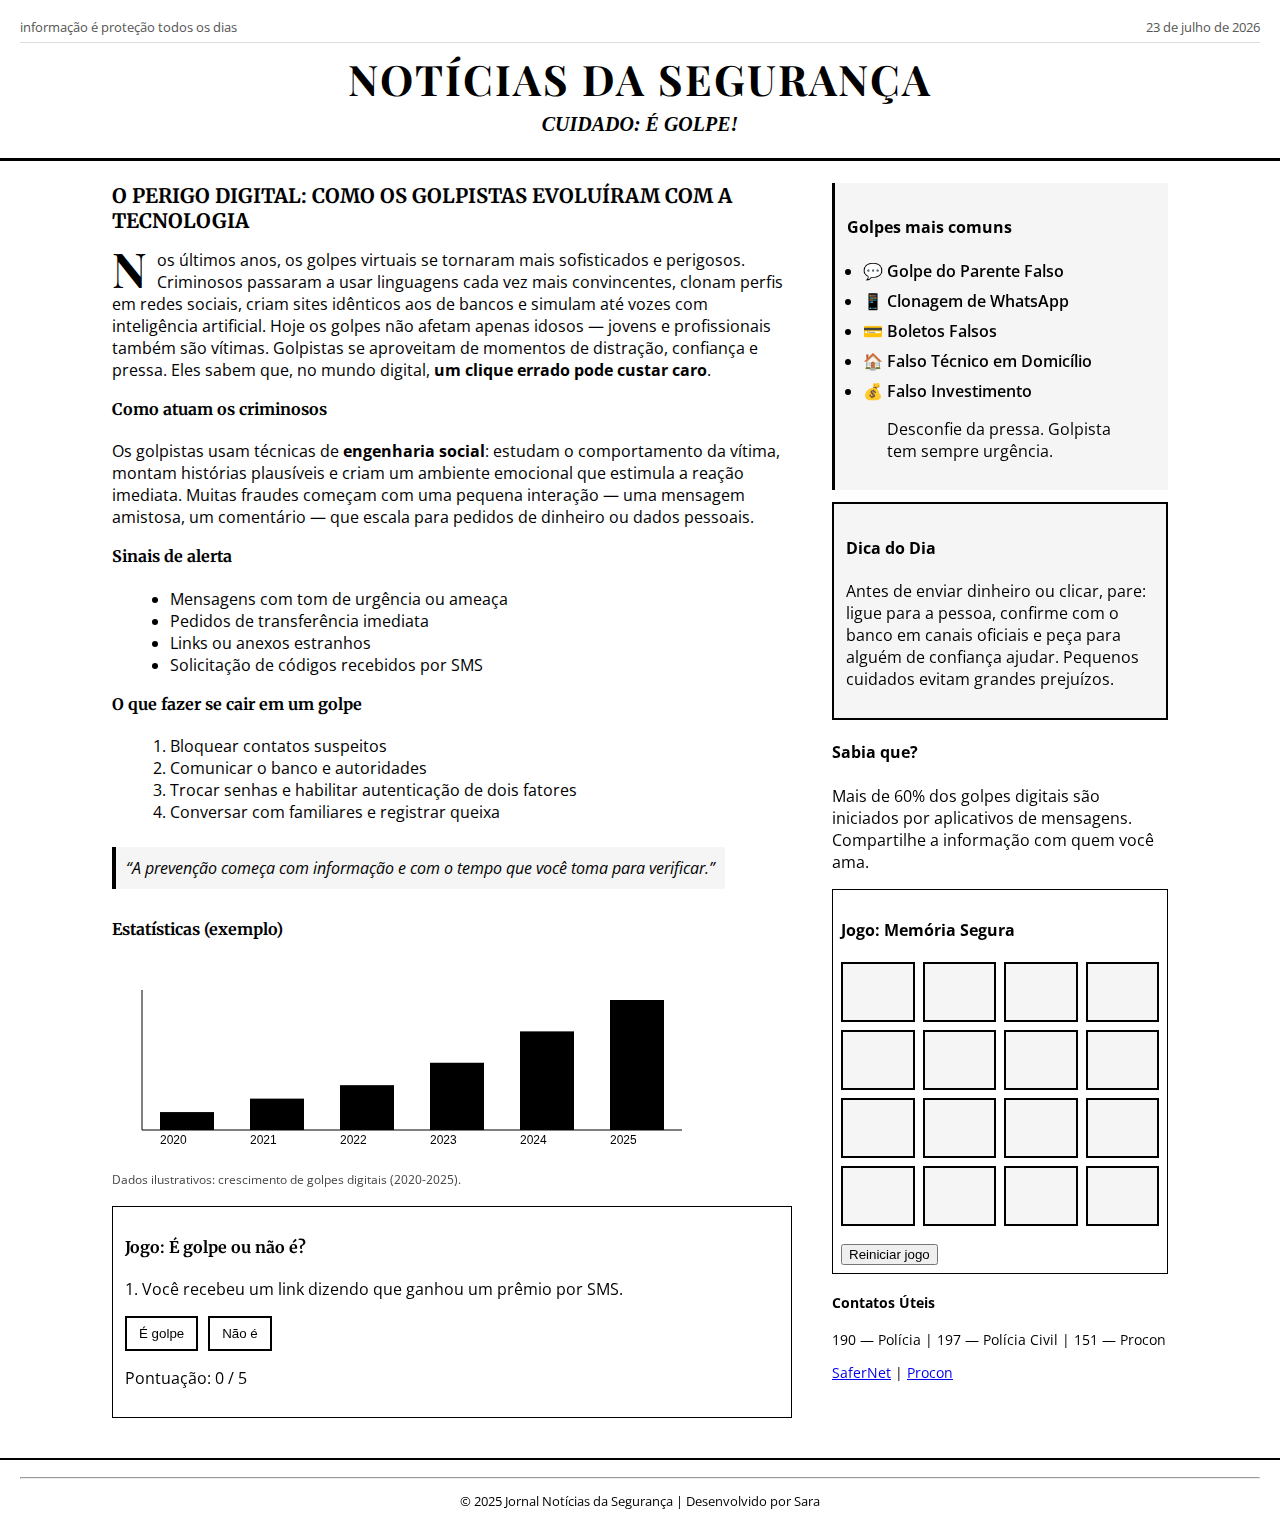
<file: index.html>
<!DOCTYPE html>
<html lang="pt-BR">
<head>
  <meta charset="utf-8" />
  <meta name="viewport" content="width=device-width,initial-scale=1" />
  <title>Cuidado: É Golpe!</title>
  <link rel="stylesheet" href="style.css" />
</head>
<body>
  <header>
    <div class="top-bar">
      <span>informação é proteção todos os dias</span>
      <span class="data">dia -- de ---- de ----</span>
    </div>
    <h1>NOTÍCIAS DA SEGURANÇA</h1>
    <h2><em>CUIDADO: É GOLPE!</em></h2>
  </header>

  <main class="container">
    <article class="col-left">
      <section class="materia-principal">
        <h3>O perigo digital: como os golpistas evoluíram com a tecnologia</h3>
        <p><span class="letra-capitular">N</span>os últimos anos, os golpes virtuais se tornaram mais sofisticados e perigosos. Criminosos passaram a usar linguagens cada vez mais convincentes, clonam perfis em redes sociais, criam sites idênticos aos de bancos e simulam até vozes com inteligência artificial. Hoje os golpes não afetam apenas idosos — jovens e profissionais também são vítimas. Golpistas se aproveitam de momentos de distração, confiança e pressa. Eles sabem que, no mundo digital, <strong>um clique errado pode custar caro</strong>.</p>

        <h4 class="section-title">Como atuam os criminosos</h4>
        <p>Os golpistas usam técnicas de <strong>engenharia social</strong>: estudam o comportamento da vítima, montam histórias plausíveis e criam um ambiente emocional que estimula a reação imediata. Muitas fraudes começam com uma pequena interação — uma mensagem amistosa, um comentário — que escala para pedidos de dinheiro ou dados pessoais.</p>

        <h4 class="section-title">Sinais de alerta</h4>
        <ul class="bullets">
          <li>Mensagens com tom de urgência ou ameaça</li>
          <li>Pedidos de transferência imediata</li>
          <li>Links ou anexos estranhos</li>
          <li>Solicitação de códigos recebidos por SMS</li>
        </ul>

        <h4 class="section-title">O que fazer se cair em um golpe</h4>
        <ol class="steps">
          <li>Bloquear contatos suspeitos</li>
          <li>Comunicar o banco e autoridades</li>
          <li>Trocar senhas e habilitar autenticação de dois fatores</li>
          <li>Conversar com familiares e registrar queixa</li>
        </ol>

        <div class="quote">“A prevenção começa com informação e com o tempo que você toma para verificar.”</div>
      </section>

      <section class="estatisticas">
        <h4 class="section-title">Estatísticas (exemplo)</h4>
        <canvas id="chart" width="600" height="200"></canvas>
        <p class="caption">Dados ilustrativos: crescimento de golpes digitais (2020-2025).</p>
      </section>

      <section class="quiz">
        <h4 class="section-title">Jogo: É golpe ou não é?</h4>
        <div id="quiz-area">
          <p id="quiz-question"></p>
          <div class="quiz-buttons">
            <button id="btn-yes">É golpe</button>
            <button id="btn-no">Não é</button>
          </div>
          <p id="quiz-feedback"></p>
          <p id="quiz-score"></p>
        </div>
      </section>
    </article>

    <aside class="col-right">
      <section class="lista-golpes">
        <h4>Golpes mais comuns</h4>
        <ul>
          <li><a href="golpe-parente.html">💬 Golpe do Parente Falso</a></li>
          <li><a href="golpe-whatsapp.html">📱 Clonagem de WhatsApp</a></li>
          <li><a href="golpe-boletos.html">💳 Boletos Falsos</a></li>
          <li><a href="golpe-tecnico.html">🏠 Falso Técnico em Domicílio</a></li>
          <li><a href="golpe-investimento.html">💰 Falso Investimento</a></li>
        </ul>
        <blockquote>Desconfie da pressa. Golpista tem sempre urgência.</blockquote>
      </section>

      <section class="dica-dia">
        <h4>Dica do Dia</h4>
        <p>Antes de enviar dinheiro ou clicar, pare: ligue para a pessoa, confirme com o banco em canais oficiais e peça para alguém de confiança ajudar. Pequenos cuidados evitam grandes prejuízos.</p>
      </section>

      <section class="sabia-que">
        <h4>Sabia que?</h4>
        <p>Mais de 60% dos golpes digitais são iniciados por aplicativos de mensagens. Compartilhe a informação com quem você ama.</p>
      </section>

      <section class="memory-game">
        <h4>Jogo: Memória Segura</h4>
        <div id="memory-board"></div>
        <p id="memory-status"></p>
        <button id="memory-reset">Reiniciar jogo</button>
      </section>

      <section class="contatos">
        <h4>Contatos Úteis</h4>
        <p>190 — Polícia | 197 — Polícia Civil | 151 — Procon</p>
        <p><a href="#" id="link-safernet">SaferNet</a> | <a href="#" id="link-procon">Procon</a></p>
      </section>
    </aside>
  </main>

  <footer>
    <hr>
    <p>© 2025 Jornal Notícias da Segurança | Desenvolvido por Sara</p>
  </footer>

  <script src="script.js"></script>
</body>
</html>
</file>
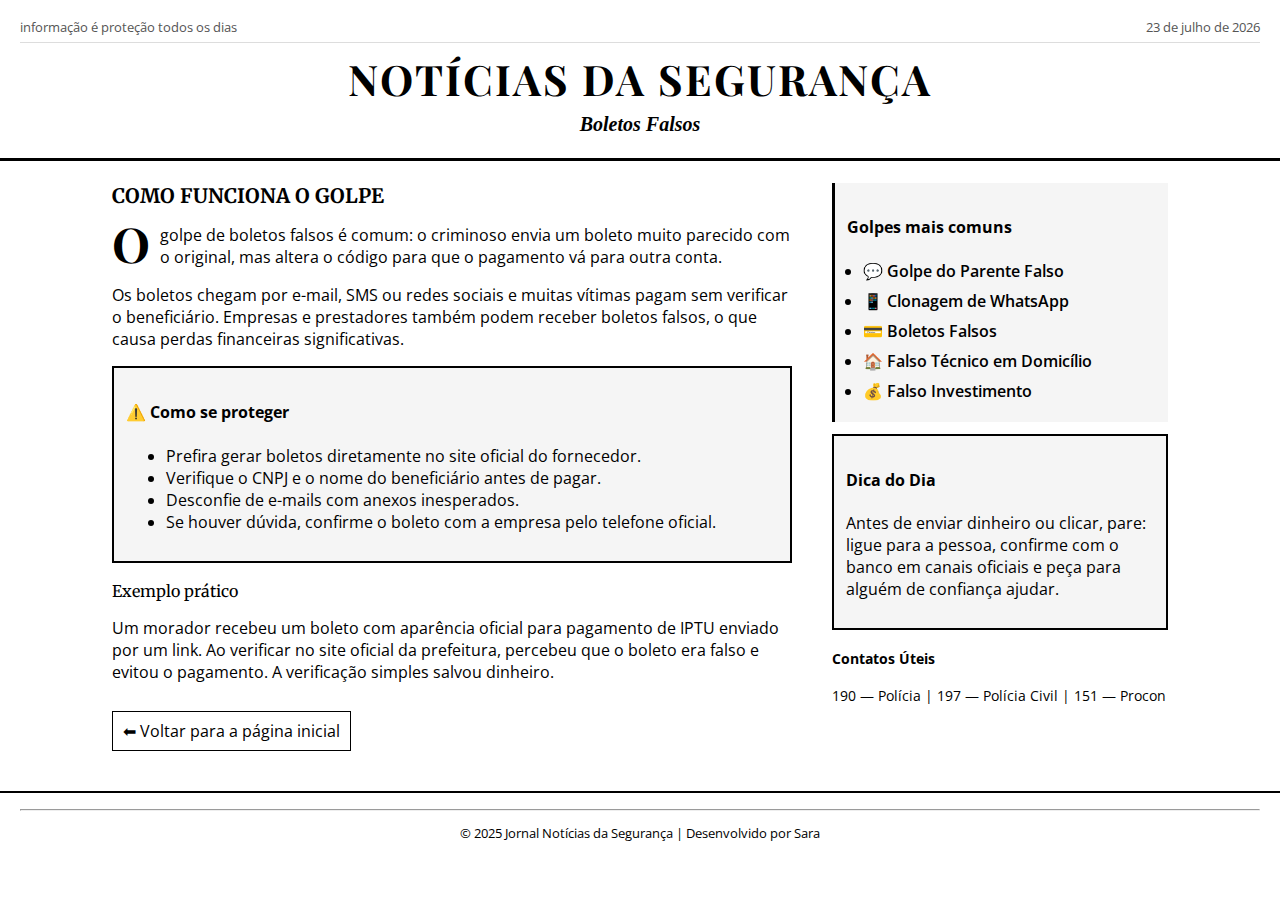
<file: golpe-boletos.html>
<!DOCTYPE html>
<html lang="pt-BR">
<head>
  <meta charset="utf-8" />
  <meta name="viewport" content="width=device-width,initial-scale=1" />
  <title>Boletos Falsos - Cuidado: É Golpe!</title>
  <link rel="stylesheet" href="style.css" />
</head>
<body>
  <header>
    <div class="top-bar">
      <span>informação é proteção todos os dias</span>
      <span class="data">dia -- de ---- de ----</span>
    </div>
    <h1>NOTÍCIAS DA SEGURANÇA</h1>
    <h2><em>Boletos Falsos</em></h2>
  </header>
  <main class="container">
    <article class="col-left">
      <section class="materia-principal">
        
<h3>Como funciona o golpe</h3>
<p><span class="letra-capitular">O</span> golpe de boletos falsos é comum: o criminoso envia um boleto muito parecido com o original, mas altera o código para que o pagamento vá para outra conta.</p>
<p>Os boletos chegam por e-mail, SMS ou redes sociais e muitas vítimas pagam sem verificar o beneficiário. Empresas e prestadores também podem receber boletos falsos, o que causa perdas financeiras significativas.</p>
<div class="dica-dia"><h4>⚠️ Como se proteger</h4>
<ul><li>Prefira gerar boletos diretamente no site oficial do fornecedor.</li>
<li>Verifique o CNPJ e o nome do beneficiário antes de pagar.</li>
<li>Desconfie de e-mails com anexos inesperados.</li>
<li>Se houver dúvida, confirme o boleto com a empresa pelo telefone oficial.</li></ul></div>
<p class="section-title">Exemplo prático</p>
<p>Um morador recebeu um boleto com aparência oficial para pagamento de IPTU enviado por um link. Ao verificar no site oficial da prefeitura, percebeu que o boleto era falso e evitou o pagamento. A verificação simples salvou dinheiro.</p>

        <a class="link-back" href="index.html">⬅ Voltar para a página inicial</a>
      </section>
    </article>
    <aside class="col-right">
      <section class="lista-golpes">
        <h4>Golpes mais comuns</h4>
        <ul>
          <li><a href="golpe-parente.html">💬 Golpe do Parente Falso</a></li>
          <li><a href="golpe-whatsapp.html">📱 Clonagem de WhatsApp</a></li>
          <li><a href="golpe-boletos.html">💳 Boletos Falsos</a></li>
          <li><a href="golpe-tecnico.html">🏠 Falso Técnico em Domicílio</a></li>
          <li><a href="golpe-investimento.html">💰 Falso Investimento</a></li>
        </ul>
      </section>
      <section class="dica-dia">
        <h4>Dica do Dia</h4>
        <p>Antes de enviar dinheiro ou clicar, pare: ligue para a pessoa, confirme com o banco em canais oficiais e peça para alguém de confiança ajudar.</p>
      </section>
      <section class="contatos">
        <h4>Contatos Úteis</h4>
        <p>190 — Polícia | 197 — Polícia Civil | 151 — Procon</p>
      </section>
    </aside>
  </main>
  <footer>
    <hr>
    <p>© 2025 Jornal Notícias da Segurança | Desenvolvido por Sara</p>
  </footer>
  <script src="script.js"></script>
</body>
</html>
</file>
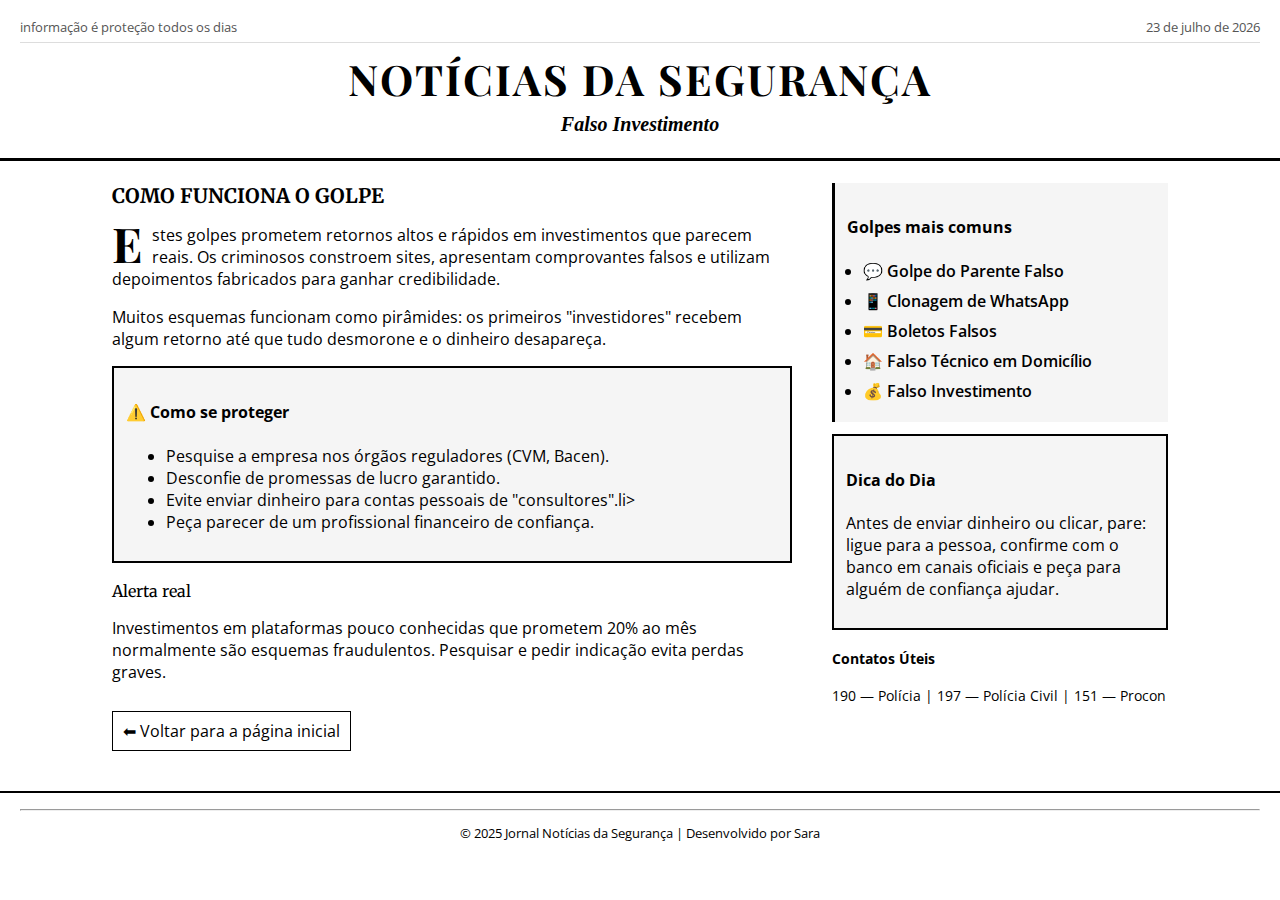
<file: golpe-investimento.html>
<!DOCTYPE html>
<html lang="pt-BR">
<head>
  <meta charset="utf-8" />
  <meta name="viewport" content="width=device-width,initial-scale=1" />
  <title>Falso Investimento - Cuidado: É Golpe!</title>
  <link rel="stylesheet" href="style.css" />
</head>
<body>
  <header>
    <div class="top-bar">
      <span>informação é proteção todos os dias</span>
      <span class="data">dia -- de ---- de ----</span>
    </div>
    <h1>NOTÍCIAS DA SEGURANÇA</h1>
    <h2><em>Falso Investimento</em></h2>
  </header>
  <main class="container">
    <article class="col-left">
      <section class="materia-principal">
        
<h3>Como funciona o golpe</h3>
<p><span class="letra-capitular">E</span>stes golpes prometem retornos altos e rápidos em investimentos que parecem reais. Os criminosos constroem sites, apresentam comprovantes falsos e utilizam depoimentos fabricados para ganhar credibilidade.</p>
<p>Muitos esquemas funcionam como pirâmides: os primeiros "investidores" recebem algum retorno até que tudo desmorone e o dinheiro desapareça.</p>
<div class="dica-dia"><h4>⚠️ Como se proteger</h4>
<ul><li>Pesquise a empresa nos órgãos reguladores (CVM, Bacen).</li>
<li>Desconfie de promessas de lucro garantido.</li>
<li>Evite enviar dinheiro para contas pessoais de "consultores".li>
<li>Peça parecer de um profissional financeiro de confiança.</li></ul></div>
<p class="section-title">Alerta real</p>
<p>Investimentos em plataformas pouco conhecidas que prometem 20% ao mês normalmente são esquemas fraudulentos. Pesquisar e pedir indicação evita perdas graves.</p>

        <a class="link-back" href="index.html">⬅ Voltar para a página inicial</a>
      </section>
    </article>
    <aside class="col-right">
      <section class="lista-golpes">
        <h4>Golpes mais comuns</h4>
        <ul>
          <li><a href="golpe-parente.html">💬 Golpe do Parente Falso</a></li>
          <li><a href="golpe-whatsapp.html">📱 Clonagem de WhatsApp</a></li>
          <li><a href="golpe-boletos.html">💳 Boletos Falsos</a></li>
          <li><a href="golpe-tecnico.html">🏠 Falso Técnico em Domicílio</a></li>
          <li><a href="golpe-investimento.html">💰 Falso Investimento</a></li>
        </ul>
      </section>
      <section class="dica-dia">
        <h4>Dica do Dia</h4>
        <p>Antes de enviar dinheiro ou clicar, pare: ligue para a pessoa, confirme com o banco em canais oficiais e peça para alguém de confiança ajudar.</p>
      </section>
      <section class="contatos">
        <h4>Contatos Úteis</h4>
        <p>190 — Polícia | 197 — Polícia Civil | 151 — Procon</p>
      </section>
    </aside>
  </main>
  <footer>
    <hr>
    <p>© 2025 Jornal Notícias da Segurança | Desenvolvido por Sara</p>
  </footer>
  <script src="script.js"></script>
</body>
</html>
</file>
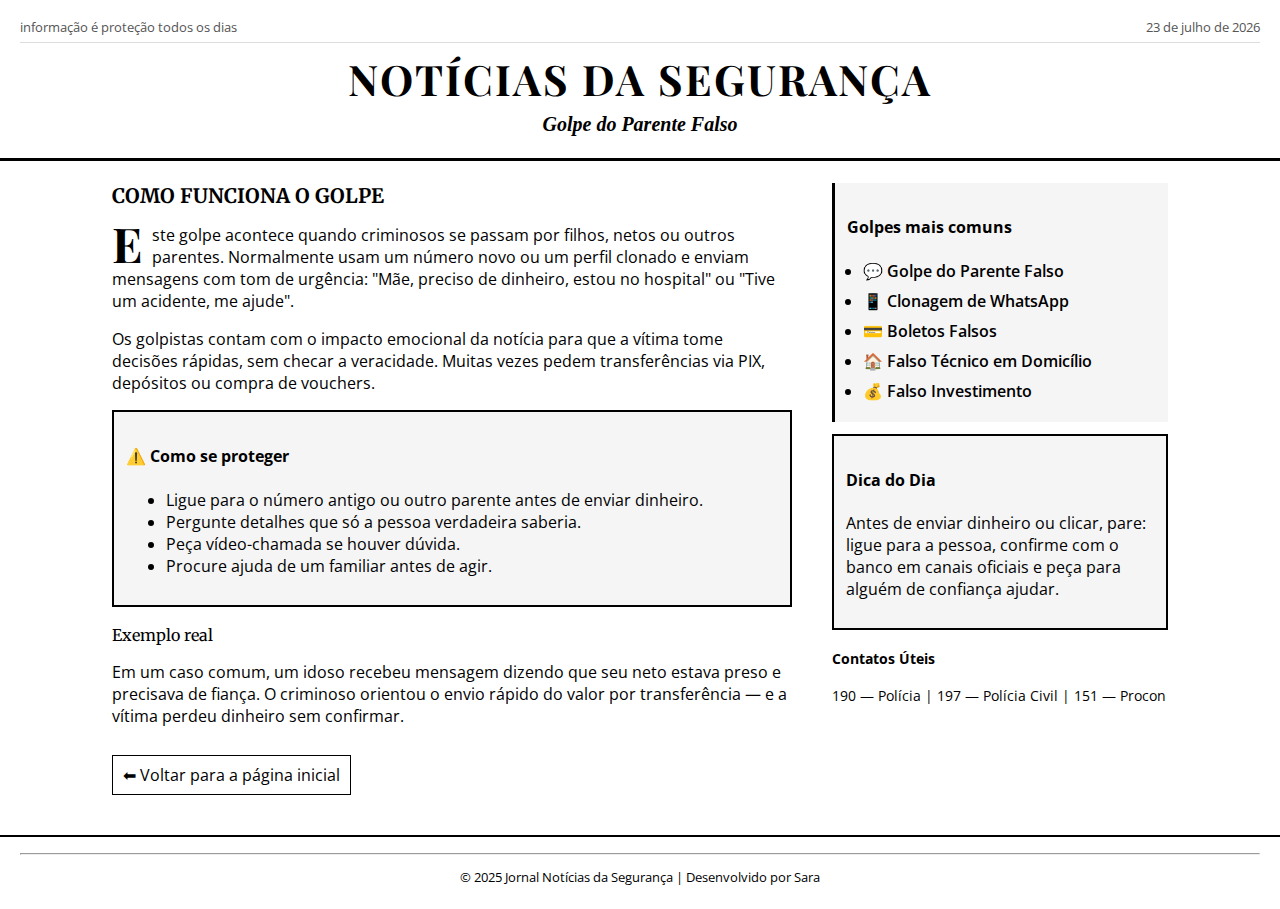
<file: golpe-parente.html>
<!DOCTYPE html>
<html lang="pt-BR">
<head>
  <meta charset="utf-8" />
  <meta name="viewport" content="width=device-width,initial-scale=1" />
  <title>Golpe do Parente Falso - Cuidado: É Golpe!</title>
  <link rel="stylesheet" href="style.css" />
</head>
<body>
  <header>
    <div class="top-bar">
      <span>informação é proteção todos os dias</span>
      <span class="data">dia -- de ---- de ----</span>
    </div>
    <h1>NOTÍCIAS DA SEGURANÇA</h1>
    <h2><em>Golpe do Parente Falso</em></h2>
  </header>
  <main class="container">
    <article class="col-left">
      <section class="materia-principal">
        
<h3>Como funciona o golpe</h3>
<p><span class="letra-capitular">E</span>ste golpe acontece quando criminosos se passam por filhos, netos ou outros parentes. Normalmente usam um número novo ou um perfil clonado e enviam mensagens com tom de urgência: "Mãe, preciso de dinheiro, estou no hospital" ou "Tive um acidente, me ajude".</p>
<p>Os golpistas contam com o impacto emocional da notícia para que a vítima tome decisões rápidas, sem checar a veracidade. Muitas vezes pedem transferências via PIX, depósitos ou compra de vouchers.</p>
<div class="dica-dia"><h4>⚠️ Como se proteger</h4>
<ul><li>Ligue para o número antigo ou outro parente antes de enviar dinheiro.</li>
<li>Pergunte detalhes que só a pessoa verdadeira saberia.</li>
<li>Peça vídeo-chamada se houver dúvida.</li>
<li>Procure ajuda de um familiar antes de agir.</li></ul></div>
<p class="section-title">Exemplo real</p>
<p>Em um caso comum, um idoso recebeu mensagem dizendo que seu neto estava preso e precisava de fiança. O criminoso orientou o envio rápido do valor por transferência — e a vítima perdeu dinheiro sem confirmar.</p>

        <a class="link-back" href="index.html">⬅ Voltar para a página inicial</a>
      </section>
    </article>
    <aside class="col-right">
      <section class="lista-golpes">
        <h4>Golpes mais comuns</h4>
        <ul>
          <li><a href="golpe-parente.html">💬 Golpe do Parente Falso</a></li>
          <li><a href="golpe-whatsapp.html">📱 Clonagem de WhatsApp</a></li>
          <li><a href="golpe-boletos.html">💳 Boletos Falsos</a></li>
          <li><a href="golpe-tecnico.html">🏠 Falso Técnico em Domicílio</a></li>
          <li><a href="golpe-investimento.html">💰 Falso Investimento</a></li>
        </ul>
      </section>
      <section class="dica-dia">
        <h4>Dica do Dia</h4>
        <p>Antes de enviar dinheiro ou clicar, pare: ligue para a pessoa, confirme com o banco em canais oficiais e peça para alguém de confiança ajudar.</p>
      </section>
      <section class="contatos">
        <h4>Contatos Úteis</h4>
        <p>190 — Polícia | 197 — Polícia Civil | 151 — Procon</p>
      </section>
    </aside>
  </main>
  <footer>
    <hr>
    <p>© 2025 Jornal Notícias da Segurança | Desenvolvido por Sara</p>
  </footer>
  <script src="script.js"></script>
</body>
</html>
</file>
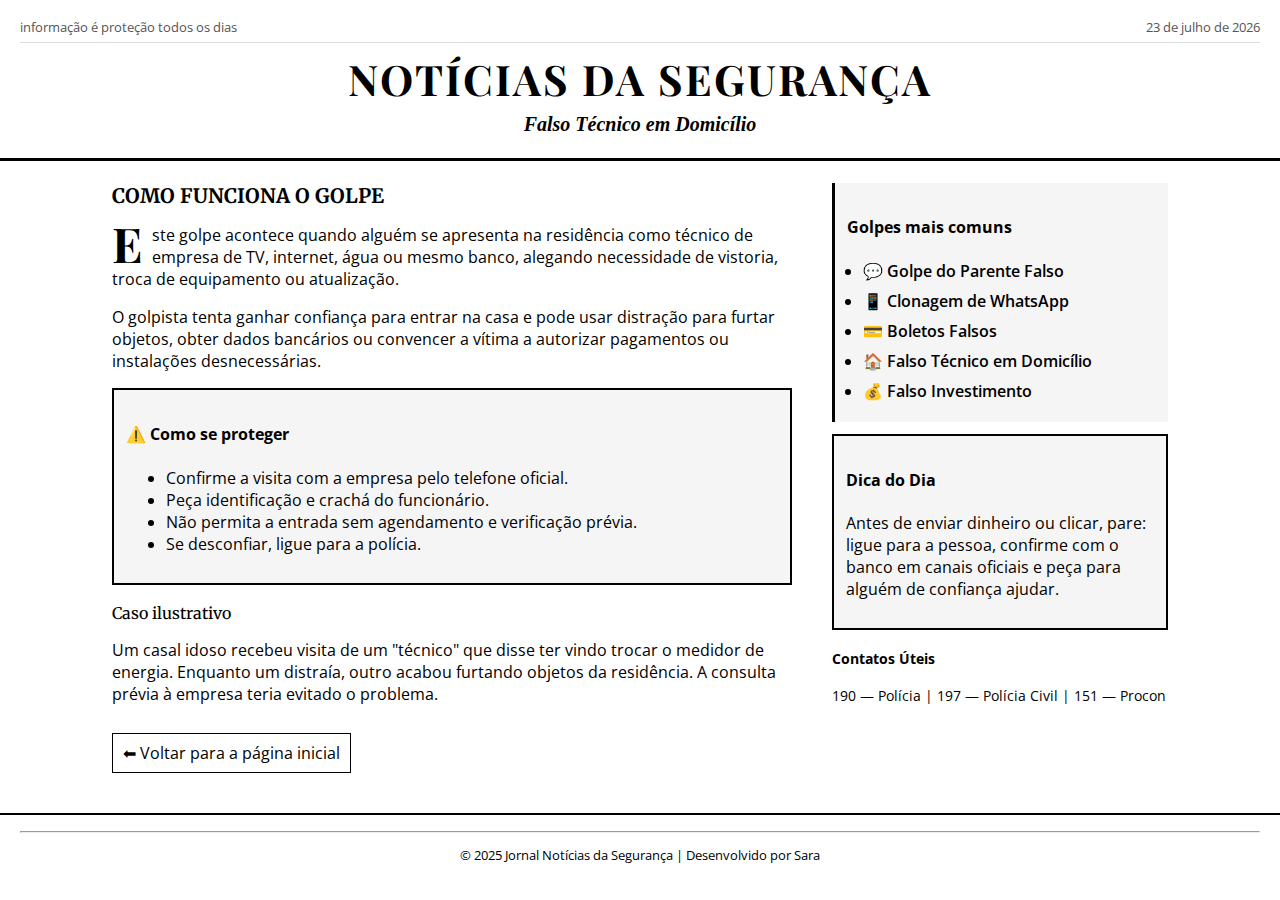
<file: golpe-tecnico.html>
<!DOCTYPE html>
<html lang="pt-BR">
<head>
  <meta charset="utf-8" />
  <meta name="viewport" content="width=device-width,initial-scale=1" />
  <title>Falso Técnico em Domicílio - Cuidado: É Golpe!</title>
  <link rel="stylesheet" href="style.css" />
</head>
<body>
  <header>
    <div class="top-bar">
      <span>informação é proteção todos os dias</span>
      <span class="data">dia -- de ---- de ----</span>
    </div>
    <h1>NOTÍCIAS DA SEGURANÇA</h1>
    <h2><em>Falso Técnico em Domicílio</em></h2>
  </header>
  <main class="container">
    <article class="col-left">
      <section class="materia-principal">
        
<h3>Como funciona o golpe</h3>
<p><span class="letra-capitular">E</span>ste golpe acontece quando alguém se apresenta na residência como técnico de empresa de TV, internet, água ou mesmo banco, alegando necessidade de vistoria, troca de equipamento ou atualização.</p>
<p>O golpista tenta ganhar confiança para entrar na casa e pode usar distração para furtar objetos, obter dados bancários ou convencer a vítima a autorizar pagamentos ou instalações desnecessárias.</p>
<div class="dica-dia"><h4>⚠️ Como se proteger</h4>
<ul><li>Confirme a visita com a empresa pelo telefone oficial.</li>
<li>Peça identificação e crachá do funcionário.</li>
<li>Não permita a entrada sem agendamento e verificação prévia.</li>
<li>Se desconfiar, ligue para a polícia.</li></ul></div>
<p class="section-title">Caso ilustrativo</p>
<p>Um casal idoso recebeu visita de um "técnico" que disse ter vindo trocar o medidor de energia. Enquanto um distraía, outro acabou furtando objetos da residência. A consulta prévia à empresa teria evitado o problema.</p>

        <a class="link-back" href="index.html">⬅ Voltar para a página inicial</a>
      </section>
    </article>
    <aside class="col-right">
      <section class="lista-golpes">
        <h4>Golpes mais comuns</h4>
        <ul>
          <li><a href="golpe-parente.html">💬 Golpe do Parente Falso</a></li>
          <li><a href="golpe-whatsapp.html">📱 Clonagem de WhatsApp</a></li>
          <li><a href="golpe-boletos.html">💳 Boletos Falsos</a></li>
          <li><a href="golpe-tecnico.html">🏠 Falso Técnico em Domicílio</a></li>
          <li><a href="golpe-investimento.html">💰 Falso Investimento</a></li>
        </ul>
      </section>
      <section class="dica-dia">
        <h4>Dica do Dia</h4>
        <p>Antes de enviar dinheiro ou clicar, pare: ligue para a pessoa, confirme com o banco em canais oficiais e peça para alguém de confiança ajudar.</p>
      </section>
      <section class="contatos">
        <h4>Contatos Úteis</h4>
        <p>190 — Polícia | 197 — Polícia Civil | 151 — Procon</p>
      </section>
    </aside>
  </main>
  <footer>
    <hr>
    <p>© 2025 Jornal Notícias da Segurança | Desenvolvido por Sara</p>
  </footer>
  <script src="script.js"></script>
</body>
</html>
</file>
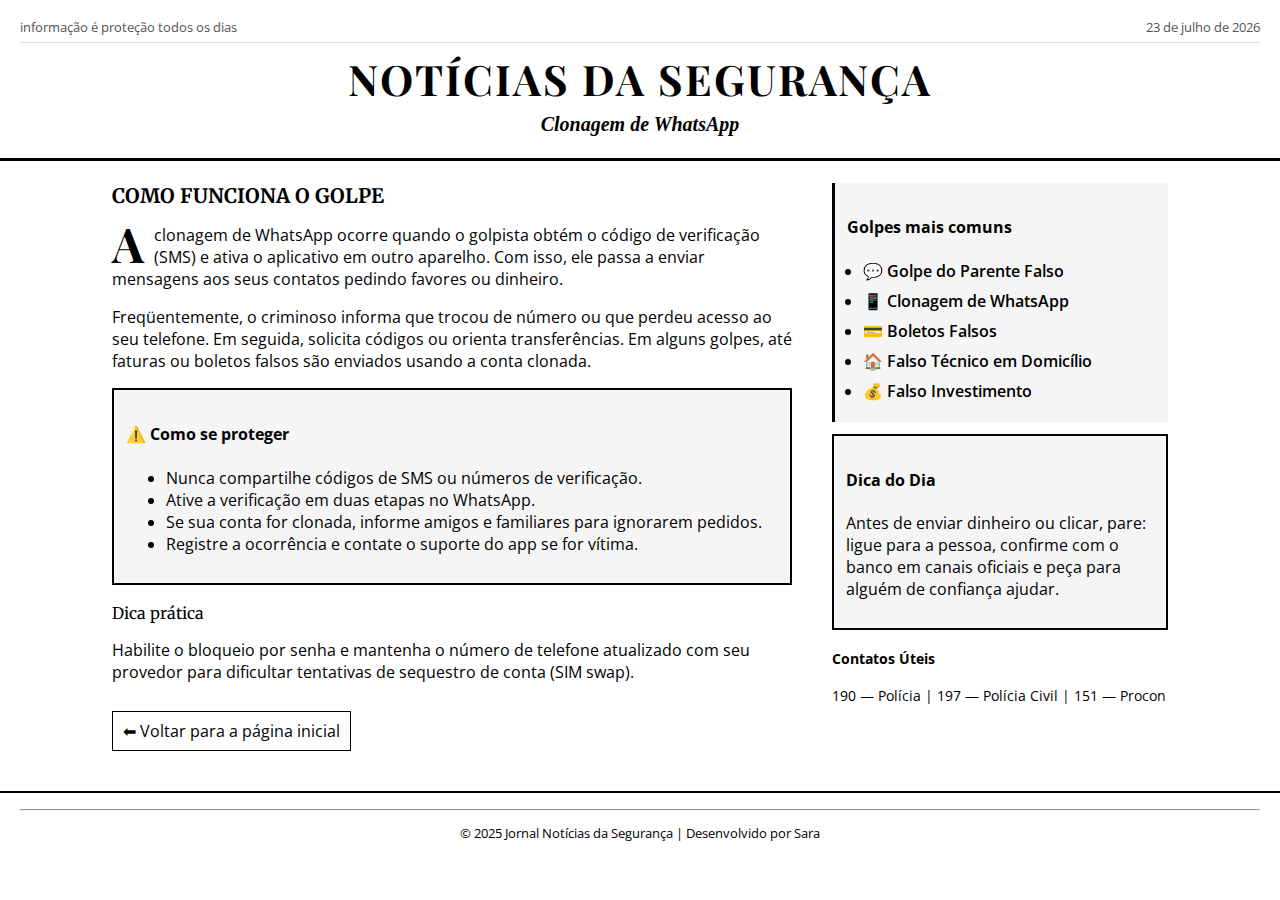
<file: golpe-whatsapp.html>
<!DOCTYPE html>
<html lang="pt-BR">
<head>
  <meta charset="utf-8" />
  <meta name="viewport" content="width=device-width,initial-scale=1" />
  <title>Clonagem de WhatsApp - Cuidado: É Golpe!</title>
  <link rel="stylesheet" href="style.css" />
</head>
<body>
  <header>
    <div class="top-bar">
      <span>informação é proteção todos os dias</span>
      <span class="data">dia -- de ---- de ----</span>
    </div>
    <h1>NOTÍCIAS DA SEGURANÇA</h1>
    <h2><em>Clonagem de WhatsApp</em></h2>
  </header>
  <main class="container">
    <article class="col-left">
      <section class="materia-principal">
        
<h3>Como funciona o golpe</h3>
<p><span class="letra-capitular">A</span> clonagem de WhatsApp ocorre quando o golpista obtém o código de verificação (SMS) e ativa o aplicativo em outro aparelho. Com isso, ele passa a enviar mensagens aos seus contatos pedindo favores ou dinheiro.</p>
<p>Freqüentemente, o criminoso informa que trocou de número ou que perdeu acesso ao seu telefone. Em seguida, solicita códigos ou orienta transferências. Em alguns golpes, até faturas ou boletos falsos são enviados usando a conta clonada.</p>
<div class="dica-dia"><h4>⚠️ Como se proteger</h4>
<ul><li>Nunca compartilhe códigos de SMS ou números de verificação.</li>
<li>Ative a verificação em duas etapas no WhatsApp.</li>
<li>Se sua conta for clonada, informe amigos e familiares para ignorarem pedidos.</li>
<li>Registre a ocorrência e contate o suporte do app se for vítima.</li></ul></div>
<p class="section-title">Dica prática</p>
<p>Habilite o bloqueio por senha e mantenha o número de telefone atualizado com seu provedor para dificultar tentativas de sequestro de conta (SIM swap).</p>

        <a class="link-back" href="index.html">⬅ Voltar para a página inicial</a>
      </section>
    </article>
    <aside class="col-right">
      <section class="lista-golpes">
        <h4>Golpes mais comuns</h4>
        <ul>
          <li><a href="golpe-parente.html">💬 Golpe do Parente Falso</a></li>
          <li><a href="golpe-whatsapp.html">📱 Clonagem de WhatsApp</a></li>
          <li><a href="golpe-boletos.html">💳 Boletos Falsos</a></li>
          <li><a href="golpe-tecnico.html">🏠 Falso Técnico em Domicílio</a></li>
          <li><a href="golpe-investimento.html">💰 Falso Investimento</a></li>
        </ul>
      </section>
      <section class="dica-dia">
        <h4>Dica do Dia</h4>
        <p>Antes de enviar dinheiro ou clicar, pare: ligue para a pessoa, confirme com o banco em canais oficiais e peça para alguém de confiança ajudar.</p>
      </section>
      <section class="contatos">
        <h4>Contatos Úteis</h4>
        <p>190 — Polícia | 197 — Polícia Civil | 151 — Procon</p>
      </section>
    </aside>
  </main>
  <footer>
    <hr>
    <p>© 2025 Jornal Notícias da Segurança | Desenvolvido por Sara</p>
  </footer>
  <script src="script.js"></script>
</body>
</html>
</file>
<file: style.css>
@import url('https://fonts.googleapis.com/css2?family=Playfair+Display:wght@400;700&family=Merriweather:ital,wght@0,400;0,700;1,400&family=Open+Sans:wght@300;400;600&display=swap');
:root{
  --bg:#fff;
  --muted:#f5f5f5;
  --line:#000;
  --max-width:1100px;
}
*{box-sizing:border-box}
body{margin:0;font-family:'Open Sans',Arial,sans-serif;background:var(--bg);color:#000}
header{ text-align:center;padding:18px 20px 10px 20px;border-bottom:3px solid var(--line) }
.top-bar{display:flex;justify-content:space-between;font-size:13px;color:#555;border-bottom:1px solid #ddd;padding-bottom:6px}
h1{font-family:'Playfair Display',serif;font-size:42px;margin:8px 0 0 0;letter-spacing:2px}
h2{font-family:Georgia,serif;font-size:20px;margin:6px 0 12px 0;font-weight:600}
.container{display:grid;grid-template-columns:2fr 1fr;gap:24px;padding:22px;max-width:var(--max-width);margin:0 auto}
.col-left{padding-right:8px}
.materia-principal h3{font-family:'Merriweather',serif;font-size:20px;margin:0 0 8px 0;text-transform:uppercase}
.letra-capitular{font-size:48px;float:left;margin-right:10px;line-height:0.8;font-weight:700;font-family:'Playfair Display',serif}
.bullets{margin:8px 0 12px 18px}
.steps{margin:8px 0 12px 18px}
.quote{border-left:4px solid var(--line);padding-left:10px;margin:12px 0;font-style:italic;background:var(--muted);display:inline-block;padding:10px}
.estatisticas{margin-top:18px}
.caption{font-size:12px;color:#444;margin-top:6px}
.quiz{margin-top:18px;background:#fff;padding:12px;border:1px solid #000}
.quiz-buttons{display:flex;gap:10px;margin-top:8px}
.quiz button{padding:8px 12px;border:2px solid #000;background:#fff;cursor:pointer}
#quiz-feedback{margin-top:10px;font-weight:600}
.col-right{padding-left:8px}
.lista-golpes{background:var(--muted);padding:12px;border-left:3px solid var(--line)}
.lista-golpes ul{padding-left:16px;margin:8px 0}
.lista-golpes li{margin-bottom:8px}
.lista-golpes a{color:inherit;text-decoration:none;font-weight:600}
.blockquote{font-style:italic}
.dica-dia{border:2px solid var(--line);background:var(--muted);padding:12px;margin:12px 0}
.memory-game{margin-top:16px;padding:8px;border:1px solid #000;background:#fff}
#memory-board{display:grid;grid-template-columns:repeat(4,1fr);gap:8px;margin-top:8px}
.memory-card{height:60px;background:var(--muted);display:flex;align-items:center;justify-content:center;font-size:18px;cursor:pointer;border:2px solid #000}
.memory-card.matched{background:#fff;opacity:0.8}
.contatos{margin-top:12px;font-size:14px}
footer{padding:10px 20px;text-align:center;border-top:2px solid var(--line);margin-top:18px;font-size:13px}
@media(max-width:900px){.container{grid-template-columns:1fr;padding:12px}#memory-board{grid-template-columns:repeat(3,1fr)}.letra-capitular{font-size:36px}}
.link-back{display:inline-block;margin-top:12px;padding:8px 10px;border:1px solid #000;background:#fff;text-decoration:none;color:inherit}
.section-title{margin-top:18px;font-family:'Merriweather',serif}
</file>
